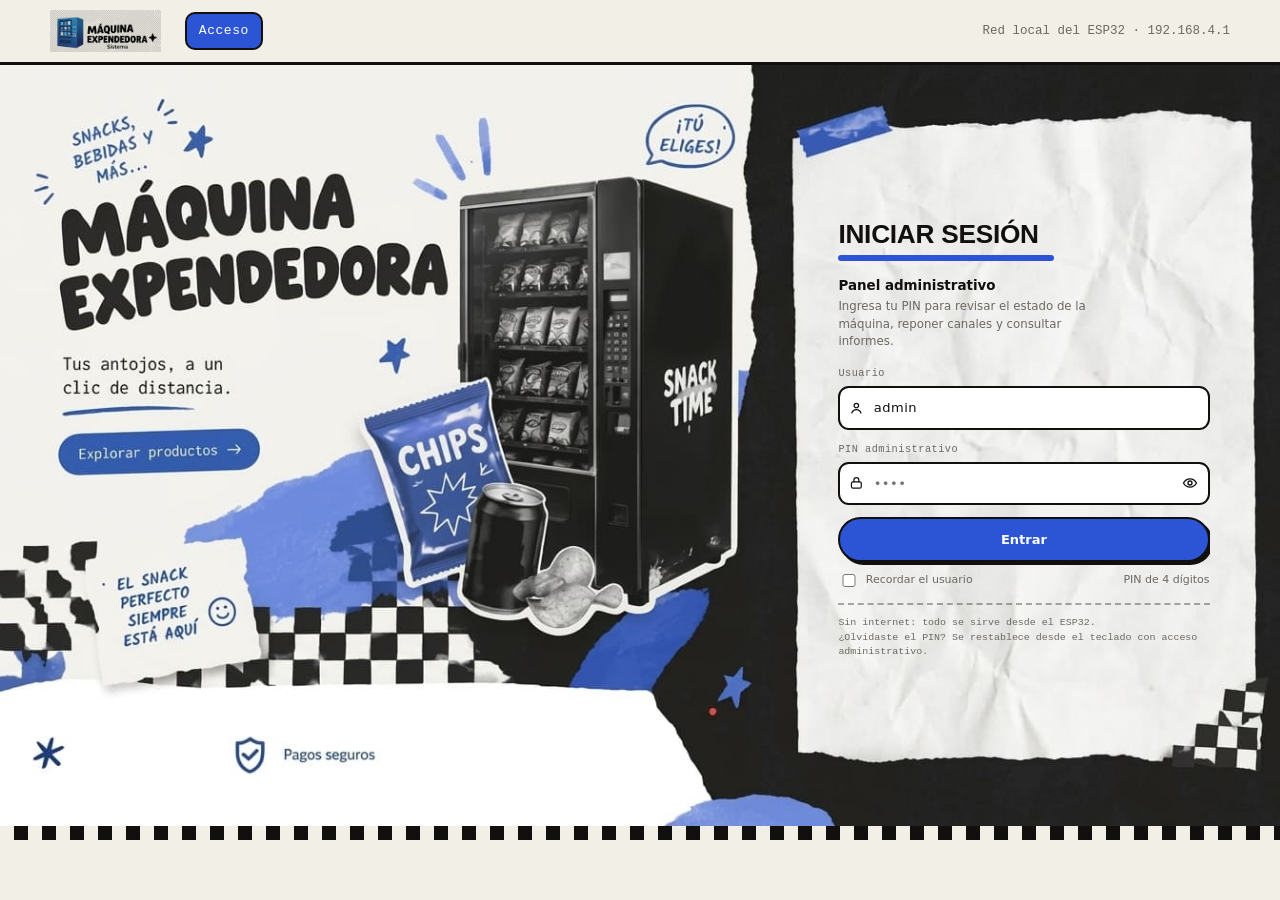
<file: data/www/index.html>
<!DOCTYPE html><html lang="es"><head><meta charset="UTF-8"><meta name="viewport" content="width=device-width,initial-scale=1"><title>Iniciar sesión · Máquina Expendedora SAID</title><link rel="stylesheet" href="assets/css/estilos.css"><link rel="stylesheet" href="assets/css/login.css"></head><body class="login"><header class="barra"><div class="contenedor barra__fila"><a class="barra__logo" href="index.html"><img src="assets/img/logo.jpeg" alt="Máquina Expendedora SAID"></a><nav class="barra__nav" aria-label="Secciones"><a href="index.html" aria-current="page">Acceso</a></nav><div class="barra__sesion" style="font-size:12.5px;color:#6c6862">Red local del ESP32 · 192.168.4.1</div></div></header><main class="escena"><section class="escena__hoja acceso" aria-labelledby="tituloAcceso"><h1 class="acceso__titulo" id="tituloAcceso">Iniciar sesión</h1><div class="acceso__raya"></div><p class="acceso__bienvenida">Panel administrativo</p><p class="acceso__texto">Ingresa tu PIN para revisar el estado de la máquina, reponer canales y consultar informes.</p><div data-aviso class="oculto"></div><form id="formAcceso" novalidate><div class="campo"><label for="usuario">Usuario</label> <span class="caja-campo"><svg class="icono" width="18" height="18" viewBox="0 0 24 24" fill="none" stroke="currentColor" stroke-width="2" stroke-linecap="round" aria-hidden="true"><circle cx="12" cy="8" r="3.6"/><path d="M4.5 20c1.4-3.6 4.1-5.4 7.5-5.4S18.1 16.4 19.5 20"/></svg> <input id="usuario" name="usuario" value="admin" autocomplete="username" spellcheck="false"></span></div><div class="campo"><label for="pin">PIN administrativo</label> <span class="caja-campo"><svg class="icono" width="18" height="18" viewBox="0 0 24 24" fill="none" stroke="currentColor" stroke-width="2" stroke-linecap="round" aria-hidden="true"><rect x="4" y="10" width="16" height="10.5" rx="2.5"/><path d="M8 10V7.2a4 4 0 0 1 8 0V10"/></svg> <input id="pin" name="pin" type="password" inputmode="numeric" placeholder="&#8226;&#8226;&#8226;&#8226;" autocomplete="current-password" maxlength="12" required> <button class="ojo" type="button" id="verPin" aria-label="Mostrar u ocultar el PIN"><svg width="20" height="20" viewBox="0 0 24 24" fill="none" stroke="currentColor" stroke-width="2" stroke-linecap="round"><path d="M2.2 12S5.8 5.8 12 5.8 21.8 12 21.8 12 18.2 18.2 12 18.2 2.2 12 2.2 12Z"/><circle cx="12" cy="12" r="3"/></svg></button></span></div><button class="btn btn--bloque" type="submit" id="btnEntrar">Entrar</button><div class="acceso__fila"><label for="recordar"><input type="checkbox" id="recordar"> Recordar el usuario</label> <span style="color:#6c6862">PIN de 4 dígitos</span></div></form><p class="acceso__ayuda">Sin internet: todo se sirve desde el ESP32.<br>¿Olvidaste el PIN? Se restablece desde el teclado con acceso administrativo.</p></section></main><div class="cuadros" aria-hidden="true"></div></script><script src="assets/js/api.js"></script><script src="assets/js/ui.js"></script><script src="assets/js/login.js"></script></body></html>
</file>
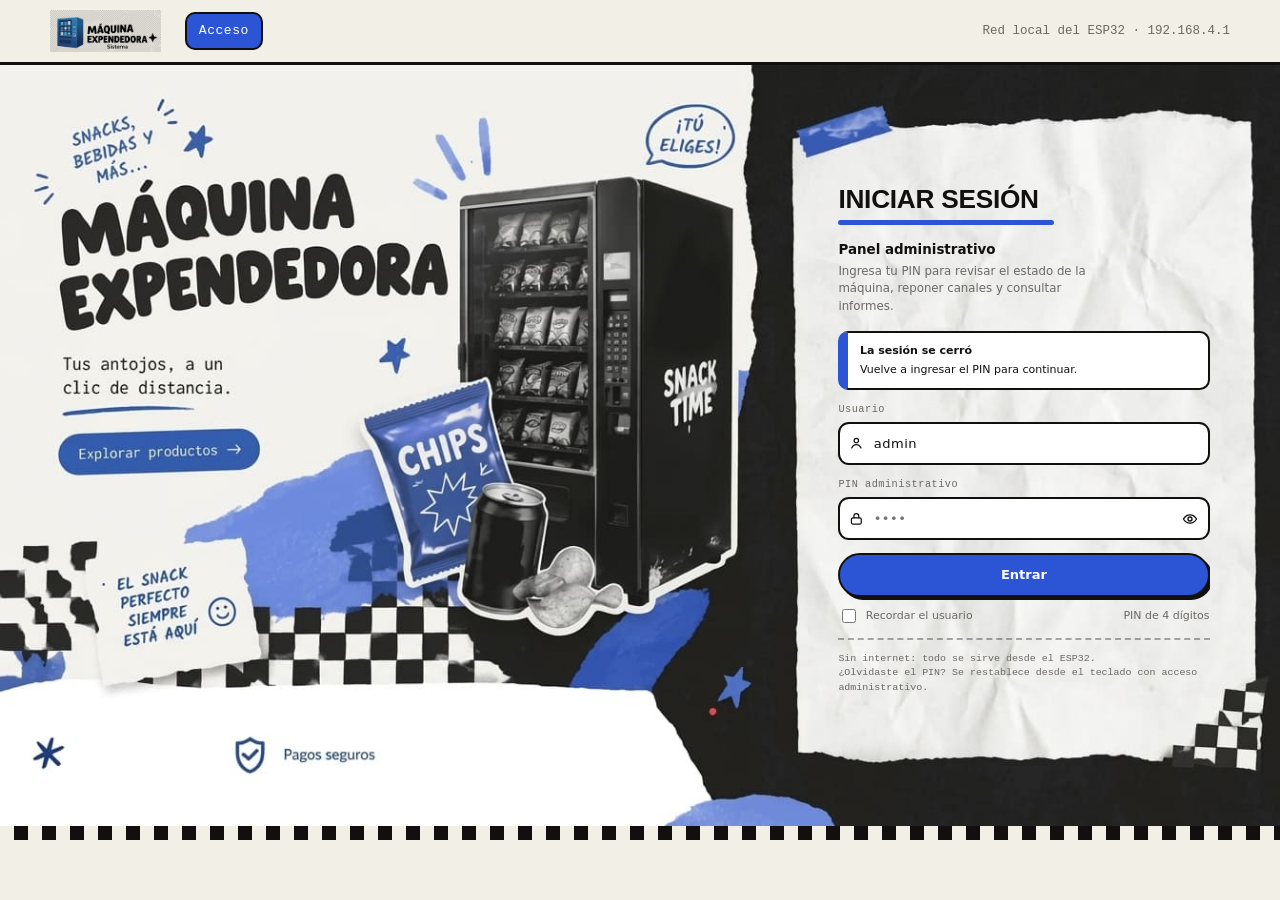
<file: data/www/inventario.html>
<!DOCTYPE html><html lang="es"><head><meta charset="UTF-8"><meta name="viewport" content="width=device-width,initial-scale=1"><title>Inventario · Máquina Expendedora SAID</title><link rel="stylesheet" href="assets/css/estilos.css"></head><body><header class="barra"><div class="contenedor barra__fila"><a class="barra__logo" href="dashboard.html"><img src="assets/img/logo.jpeg" alt="Máquina Expendedora SAID"></a><nav class="barra__nav" aria-label="Secciones"><a href="dashboard.html">Estado</a> <a href="inventario.html">Inventario</a> <a href="tarjetas.html">Tarjetas</a> <a href="reportes.html">Informes</a></nav><div class="barra__sesion" data-sesion></div></div></header><main class="contenedor"><section class="cabecera"><h1>Inventario de los 4 canales</h1><p>Producto, precio y unidades que quedan físicamente en cada canal. La reposición pide el <strong>total final</strong>: cuántas unidades quedan dentro, no cuántas agregaste.</p><div class="subrayado"></div></section><section class="seccion"><div data-aviso class="oculto"></div><div id="avisoModo"></div><div class="rejilla rejilla--4" id="canales"><article class="hoja"><p class="estado__rotulo">Cargando canales…</p></article><article class="hoja"><p class="estado__rotulo">Cargando canales…</p></article><article class="hoja"><p class="estado__rotulo">Cargando canales…</p></article><article class="hoja"><p class="estado__rotulo">Cargando canales…</p></article></div><article class="hoja" style="margin-top:22px"><h2>Agregar producto al catálogo</h2><p class="hoja__nota">El catálogo alimenta el cambio de producto de cada canal. Los precios se capturan en pesos y se envían en centavos.</p><form id="formProducto" class="filtros" novalidate><div class="campo"><label for="nombreProd">Nombre del producto</label> <input id="nombreProd" maxlength="40" placeholder="Gansito" required></div><div class="campo"><label for="costoProd">Precio en pesos</label> <input id="costoProd" type="number" min="1" step="0.5" placeholder="16.00" required></div><button class="btn" type="submit">Agregar al catálogo</button></form></article><div class="acciones"><button class="btn btn--claro btn--chico" id="btnRecargar" type="button">Actualizar inventario</button></div></section></main><footer class="pie"><div class="contenedor">La web no escribe en SQLite: envía la reposición al ESP32 y muestra lo que él confirma.</div></footer><div class="cuadros" aria-hidden="true"></script><script src="assets/js/api.js"></script><script src="assets/js/ui.js"></script><script src="assets/js/inventario.js"></script></body></html>
</file>
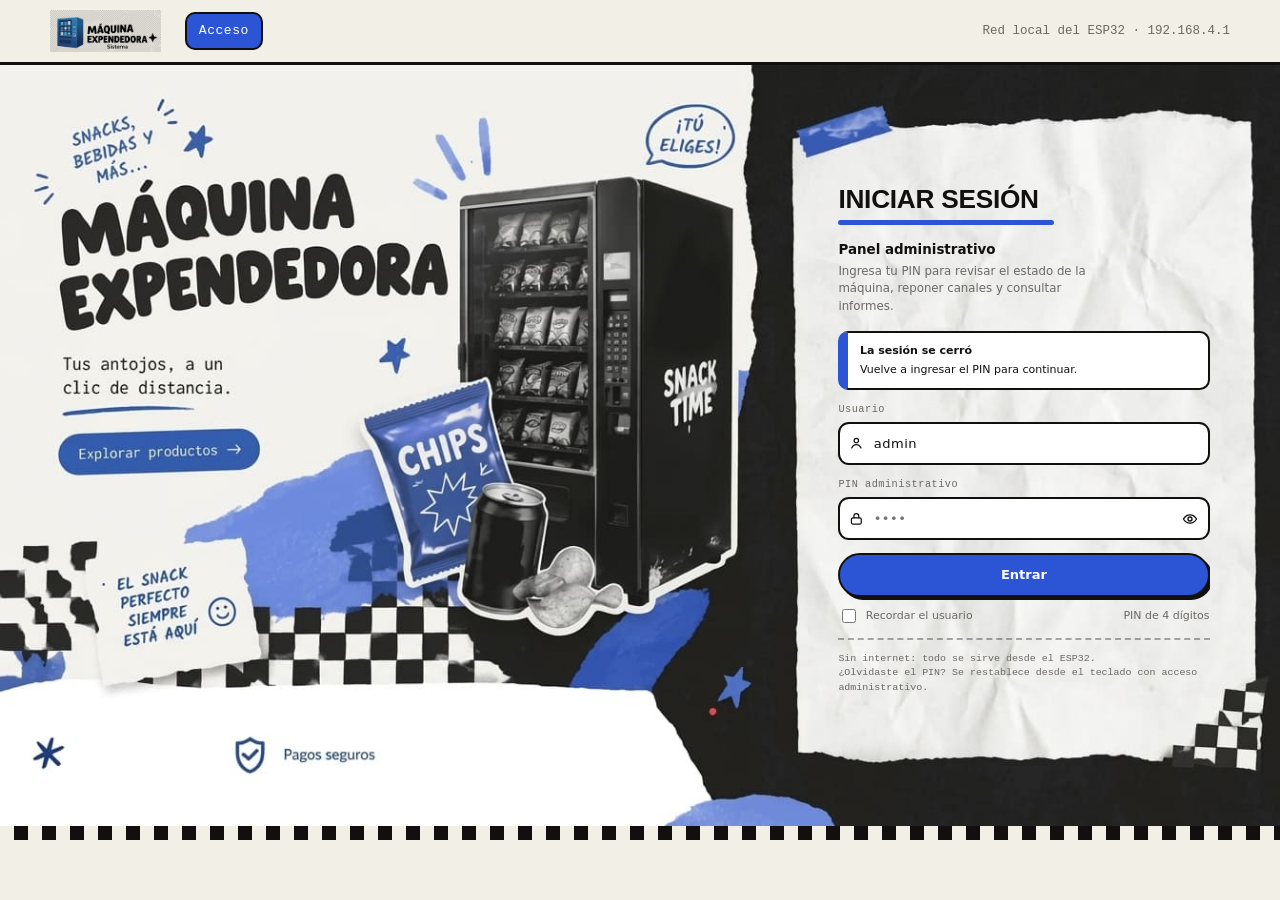
<file: data/www/reportes.html>
<!DOCTYPE html><html lang="es"><head><meta charset="UTF-8"><meta name="viewport" content="width=device-width,initial-scale=1"><title>Informes · Máquina Expendedora SAID</title><link rel="stylesheet" href="assets/css/estilos.css"></head><body><header class="barra"><div class="contenedor barra__fila"><a class="barra__logo" href="dashboard.html"><img src="assets/img/logo.jpeg" alt="Máquina Expendedora SAID"></a><nav class="barra__nav" aria-label="Secciones"><a href="dashboard.html">Estado</a> <a href="inventario.html">Inventario</a> <a href="tarjetas.html">Tarjetas</a> <a href="reportes.html">Informes</a></nav><div class="barra__sesion" data-sesion></div></div></header><main class="contenedor"><section class="cabecera"><h1>Historial de movimientos</h1><p>Una sola tabla con lo que el ESP32 registró: ventas, recargas, reposiciones y fallas, cada una con su etiqueta. Los registros guardados sin reloj válido se muestran aparte, no como si fueran de hoy.</p><div class="subrayado"></div></section><section class="seccion"><div data-aviso class="oculto"></div><article class="hoja"><div class="filtros"><div class="campo"><label for="filtroTipo">Tipo de movimiento</label> <select id="filtroTipo"><option value="">Todos</option><option value="SALE">Ventas</option><option value="RECHARGE">Recargas</option><option value="RESTOCK">Reposiciones</option><option value="FAIL">Fallas</option></select></div><div class="campo"><label for="filtroLimite">Filas por página</label> <select id="filtroLimite"><option value="10">10</option><option value="20">20</option><option value="50">50</option></select></div><button class="btn btn--claro" id="btnActualizarTabla" type="button">Actualizar</button></div><div class="tabla-caja"><table class="tabla"><thead><tr><th>ID</th><th>Tipo</th><th>Canal / Producto</th><th>Tarjeta</th><th class="num">Importe</th><th>Resultado</th><th>Fecha y hora</th></tr></thead><tbody id="cuerpoReportes"><tr><td colspan="7" class="vacio">Cargando movimientos…</td></tr></tbody></table></div><nav class="paginacion" id="paginacion" aria-label="Páginas del historial"></nav></article></section></main><footer class="pie"><div class="contenedor">La paginación se pide al ESP32 (page y limit) para no cargar todo el historial en memoria.</div></footer><div class="cuadros" aria-hidden="true"></div></script><script src="assets/js/api.js"></script><script src="assets/js/ui.js"></script><script src="assets/js/reportes.js"></script></body></html>
</file>
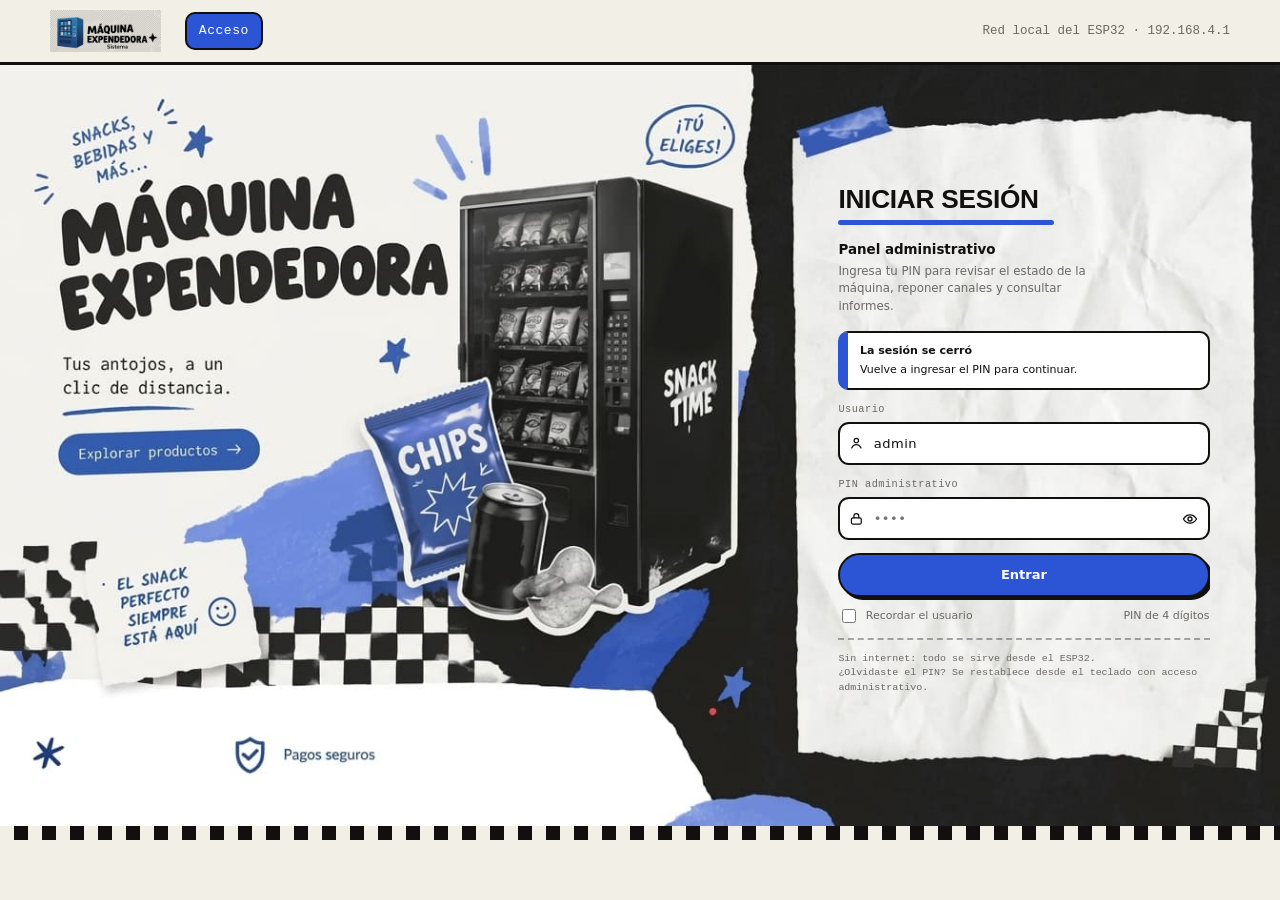
<file: data/www/tarjetas.html>
<!DOCTYPE html><html lang="es"><head><meta charset="UTF-8"><meta name="viewport" content="width=device-width,initial-scale=1"><title>Tarjetas RFID · Máquina Expendedora SAID</title><link rel="stylesheet" href="assets/css/estilos.css"></head><body><header class="barra"><div class="contenedor barra__fila"><a class="barra__logo" href="dashboard.html"><img src="assets/img/logo.jpeg" alt="Máquina Expendedora SAID"></a><nav class="barra__nav" aria-label="Secciones"><a href="dashboard.html">Estado</a> <a href="inventario.html">Inventario</a> <a href="tarjetas.html">Tarjetas</a> <a href="reportes.html">Informes</a></nav><div class="barra__sesion" data-sesion></div></div></header><main class="contenedor"><div class="banner"><img src="assets/img/banner.jpeg" alt="Tarjetas de demostración"></div><section class="cabecera"><h1>Tarjetas RFID de demostración</h1><p>Saldos simulados que vive en el ESP32. Una recarga nunca se registra ni se muestra como una venta.</p><div class="subrayado"></div><article class="hoja" style="margin-top:1rem"><h2>Registrar nueva tarjeta</h2><div class="campo"><label>UID (Ej. A1B2C3D4)</label> <input id="nuevoUid" placeholder="A1B2C3D4"></div><div class="campo"><label>Saldo Inicial ($)</label> <input type="number" id="nuevoSaldo" value="0"></div><button class="btn" id="btnAgregarTarjeta">Registrar Tarjeta</button></article></section><section class="seccion"><div data-aviso class="oculto"></div><article class="hoja"><h2>Tarjetas registradas</h2><p class="hoja__nota">El UID lo lee el ESP32. Desde aquí solo se consulta el saldo y se solicita una recarga simulada.</p><div class="tabla-caja"><table class="tabla"><thead><tr><th>UID</th><th>Etiqueta</th><th class="num">Saldo</th><th>Estado</th><th>Acción</th></tr></thead><tbody id="cuerpoTarjetas"><tr><td colspan="5" class="vacio">Cargando tarjetas…</td></tr></tbody></table></div><div class="acciones"><button class="btn btn--claro btn--chico" id="btnRecargarLista" type="button">Actualizar lista</button></div></article></section></main><footer class="pie"><div class="contenedor">Saldo y habilitación son de demostración: la tarjeta no consulta banco ni internet.</div></footer><div class="cuadros" aria-hidden="true"></div><script src="assets/js/api.js"></script><script src="assets/js/ui.js"></script><script src="assets/js/tarjetas.js"></script></body></html>
</file>
<file: data/www/assets/css/estilos.css>
:root{--tinta:#12100f;--papel:#f2efe7;--papel-hoja:#fcfbf7;--azul:#2b55d4;--azul-fuerte:#1d3fae;--azul-suave:#dfe6fb;--gris:#6c6862;--linea:#12100f;--ok:#1f7a4d;--alerta:#b3541e;--error:#b3231e;--radio:14px;--sombra:5px 5px 0 var(--tinta);--display:"Arial Black","Segoe UI Black",Impact,"Helvetica Neue",Arial,sans-serif;--texto:"Segoe UI",system-ui,-apple-system,Roboto,Arial,sans-serif;--mono:ui-monospace,"Consolas","Courier New",monospace}*{box-sizing:border-box}body,html{margin:0;padding:0}body{background:var(--papel);color:var(--tinta);font-family:var(--texto);font-size:16px;line-height:1.5;-webkit-font-smoothing:antialiased}img{max-width:100%;display:block}a{color:var(--azul-fuerte)}button{font-family:inherit}:focus-visible{outline:3px solid var(--azul);outline-offset:2px}.contenedor{width:min(1180px,94vw);margin:0 auto}.oculto{display:none!important}.solo-lectores{position:absolute;width:1px;height:1px;overflow:hidden;clip:rect(0 0 0 0);white-space:nowrap}.cuadros{height:14px;background-image:conic-gradient(var(--tinta) 25%,transparent 0 50%,var(--tinta) 0 75%,transparent 0);background-size:28px 28px;background-position:0 0}.barra{background:var(--papel);border-bottom:3px solid var(--tinta);position:sticky;top:0;z-index:20}.barra__fila{display:flex;align-items:center;gap:18px;padding:10px 0;flex-wrap:wrap}.barra__logo img{height:42px;width:auto;mix-blend-mode:multiply}.barra__nav{display:flex;gap:6px;flex-wrap:wrap;margin-left:6px}.barra__nav a{font-family:var(--mono);font-size:13px;letter-spacing:.04em;text-decoration:none;color:var(--tinta);padding:7px 12px;border:2px solid transparent;border-radius:10px}.barra__nav a:hover{border-color:var(--tinta);background:#fff}.barra__nav a[aria-current=page]{background:var(--azul);color:#fff;border-color:var(--tinta)}.barra__sesion{margin-left:auto;display:flex;align-items:center;gap:10px;font-family:var(--mono);font-size:13px}.punto-sesion{width:9px;height:9px;border-radius:50%;background:var(--ok);display:inline-block;margin-right:6px}.cabecera{padding:26px 0 6px}.cabecera h1{font-family:var(--display);font-size:clamp(28px,4vw,44px);letter-spacing:-.02em;line-height:1;margin:0 0 6px;text-transform:uppercase}.cabecera p{margin:0;max-width:62ch;color:var(--gris)}.subrayado{height:6px;width:120px;background:var(--azul);border-radius:6px;margin:10px 0 0}.banner{border:3px solid var(--tinta);border-radius:var(--radio);overflow:hidden;margin:18px 0 6px;box-shadow:var(--sombra)}.banner img{width:100%;height:auto}.hoja{background:var(--papel-hoja);border:3px solid var(--tinta);border-radius:var(--radio);box-shadow:var(--sombra);padding:20px;position:relative}.hoja h2{font-family:var(--display);text-transform:uppercase;font-size:19px;letter-spacing:-.01em;margin:0 0 4px}.hoja__nota{margin:0 0 16px;color:var(--gris);font-size:14px}.rejilla{display:grid;gap:18px}.rejilla--4{grid-template-columns:repeat(4,1fr)}.rejilla--3{grid-template-columns:repeat(3,1fr)}.rejilla--2{grid-template-columns:repeat(2,1fr)}.seccion{padding:18px 0 34px}.estado{display:flex;flex-direction:column;gap:6px}.estado__rotulo{font-family:var(--mono);font-size:12px;letter-spacing:.06em;color:var(--gris)}.estado__valor{font-family:var(--display);font-size:26px;text-transform:uppercase;line-height:1.05}.estado__pie{font-size:13px;color:var(--gris)}.estado--ok .estado__valor{color:var(--ok)}.estado--aviso .estado__valor{color:var(--alerta)}.estado--malo .estado__valor{color:var(--error)}.canal__cabeza{display:flex;align-items:baseline;gap:10px;justify-content:space-between}.canal__num{font-family:var(--display);font-size:15px;background:var(--azul);color:#fff;border:2px solid var(--tinta);border-radius:8px;padding:2px 9px}.canal__producto{font-family:var(--display);font-size:22px;margin:10px 0 2px;text-transform:uppercase}.canal__precio{font-family:var(--mono);font-size:18px}.barra-stock{height:12px;background:var(--azul-suave);border:2px solid var(--tinta);border-radius:8px;overflow:hidden;margin:12px 0 6px}.barra-stock span{display:block;height:100%;background:var(--azul)}.canal__stock{font-family:var(--mono);font-size:13px;color:var(--gris)}.btn{display:inline-flex;align-items:center;justify-content:center;gap:8px;background:var(--azul);color:#fff;border:2px solid var(--tinta);border-radius:999px;padding:11px 20px;font-size:15px;font-weight:600;cursor:pointer;box-shadow:3px 3px 0 var(--tinta);transition:transform .08s,box-shadow .08s}.btn:hover{background:var(--azul-fuerte)}.btn:active{transform:translate(3px,3px);box-shadow:0 0 0 var(--tinta)}.btn[disabled]{opacity:.45;cursor:not-allowed;box-shadow:none}.btn--claro{background:#fff;color:var(--tinta)}.btn--claro:hover{background:var(--azul-suave)}.btn--peligro{background:var(--error)}.btn--bloque{width:100%}.btn--chico{padding:7px 14px;font-size:13px;box-shadow:2px 2px 0 var(--tinta)}.acciones{display:flex;gap:12px;flex-wrap:wrap;margin-top:14px}.campo{margin-bottom:14px}.campo label{display:block;font-family:var(--mono);font-size:12px;letter-spacing:.05em;margin-bottom:6px;color:var(--gris)}.campo input,.campo select{width:100%;border:2px solid var(--tinta);border-radius:12px;background:#fff;padding:12px 14px;font-size:16px;font-family:var(--texto);color:var(--tinta)}.campo input:focus,.campo select:focus{outline:3px solid var(--azul);outline-offset:1px}.campo .ayuda{font-size:12.5px;color:var(--gris);margin-top:6px}.campo--error input{border-color:var(--error)}.aviso{border:2px solid var(--tinta);border-left-width:10px;border-radius:12px;background:#fff;padding:12px 14px;margin:0 0 16px;font-size:14.5px}.aviso__titulo{font-weight:700;margin:0 0 2px}.aviso__meta{font-family:var(--mono);font-size:12px;color:var(--gris);margin-top:6px}.aviso--error{border-left-color:var(--error)}.aviso--ok{border-left-color:var(--ok)}.aviso--info{border-left-color:var(--azul)}.aviso--ocupado{border-left-color:var(--alerta)}.etq{display:inline-block;font-family:var(--mono);font-size:11.5px;letter-spacing:.05em;border:2px solid var(--tinta);border-radius:999px;padding:2px 10px;background:#fff;white-space:nowrap}.etq--venta{background:var(--azul);color:#fff}.etq--recarga{background:var(--azul-suave)}.etq--reposicion{background:#fff}.etq--falla{background:#f6d7cf}.etq--sinfecha{background:#f4e6c3}.etq--activa{background:#d7efdf}.etq--inactiva{background:#eceae4;color:var(--gris)}.tabla-caja{overflow-x:auto;border:2px solid var(--tinta);border-radius:12px;background:#fff}table.tabla{width:100%;border-collapse:collapse;min-width:620px}.tabla th{text-align:left;font-family:var(--mono);font-size:12px;letter-spacing:.06em;background:var(--papel);border-bottom:2px solid var(--tinta);padding:11px 14px;color:var(--gris)}.tabla td{padding:11px 14px;border-bottom:1px solid #e3e0d8;font-size:14.5px;vertical-align:middle}.tabla tbody tr:last-child td{border-bottom:none}.tabla .num{font-family:var(--mono);text-align:right;white-space:nowrap}.vacio{padding:34px 16px;text-align:center;color:var(--gris)}.paginacion{display:flex;gap:8px;flex-wrap:wrap;align-items:center;margin-top:16px}.paginacion button{min-width:40px;height:40px;border:2px solid var(--tinta);border-radius:10px;background:#fff;font-family:var(--mono);font-size:14px;cursor:pointer}.paginacion button:hover{background:var(--azul-suave)}.paginacion button[aria-current=true]{background:var(--azul);color:#fff}.paginacion button[disabled]{opacity:.4;cursor:not-allowed}.paginacion__info{margin-left:auto;font-family:var(--mono);font-size:13px;color:var(--gris)}.filtros{display:flex;gap:12px;flex-wrap:wrap;align-items:flex-end;margin-bottom:16px}.filtros .campo{margin-bottom:0;min-width:180px}.modal{position:fixed;inset:0;background:rgba(18,16,15,.55);display:flex;align-items:center;justify-content:center;padding:18px;z-index:40}.modal__caja{background:var(--papel-hoja);border:3px solid var(--tinta);border-radius:var(--radio);box-shadow:8px 8px 0 var(--tinta);width:min(480px,100%);max-height:92vh;overflow:auto;padding:22px}.modal__caja h3{font-family:var(--display);text-transform:uppercase;font-size:20px;margin:0 0 4px}.modal__nota{color:var(--gris);font-size:14px;margin:0 0 16px}.resumen{background:var(--papel);border:2px dashed var(--tinta);border-radius:12px;padding:12px 14px;font-family:var(--mono);font-size:13px;margin:4px 0 14px}.resumen div{display:flex;justify-content:space-between;gap:12px;padding:2px 0}.pie{border-top:3px solid var(--tinta);margin-top:30px;padding:16px 0 30px;font-family:var(--mono);font-size:12.5px;color:var(--gris)}@media (max-width:1000px){.rejilla--3,.rejilla--4{grid-template-columns:repeat(2,1fr)}}@media (max-width:640px){.rejilla--2,.rejilla--3,.rejilla--4{grid-template-columns:1fr}.barra__sesion{margin-left:0;width:100%;order:3}.cabecera h1{font-size:30px}}@media (prefers-reduced-motion:reduce){*{transition:none!important;animation:none!important}}
</file>
<file: data/www/assets/css/login.css>
body.login{background:var(--papel)}.escena{position:relative;width:100%;max-width:1440px;margin:0 auto;height:0;padding-bottom:59.45%;background-image:url("../img/background_login.jpeg");background-size:100% 100%;background-repeat:no-repeat;background-position:center}.escena__hoja{position:absolute;left:65.5%;width:29%;top:13.5%;bottom:13.5%;display:flex;flex-direction:column;justify-content:center;overflow:auto}.acceso__titulo{font-family:var(--display);text-transform:uppercase;font-size:30px;font-size:clamp(17px,2.05vw,30px);letter-spacing:-.01em;margin:0;line-height:1}.acceso__raya{height:6px;height:clamp(3px,.42vw,6px);width:58%;background:var(--azul);border-radius:6px;margin:9px 0 18px;margin:clamp(5px,.6vw,9px) 0 clamp(10px,1.2vw,18px)}.acceso__bienvenida{font-size:16px;font-size:clamp(11px,1.05vw,16px);font-weight:700;margin:0 0 2px}.acceso__texto{font-size:14px;font-size:clamp(10px,.92vw,14px);color:var(--gris);margin:0 0 18px;margin:0 0 clamp(10px,1.2vw,18px);max-width:34ch}.acceso .campo{margin-bottom:clamp(8px,.95vw,14px)}.acceso .campo label{font-size:clamp(9px,.8vw,12px);margin-bottom:clamp(3px,.35vw,6px)}.acceso .campo input{padding:14px 44px 14px 40px;padding:clamp(8px,.95vw,14px) clamp(34px,2.9vw,44px) clamp(8px,.95vw,14px) clamp(30px,2.6vw,40px);font-size:16px;font-size:clamp(11px,1.02vw,16px);border-radius:12px;border-radius:clamp(8px,.85vw,12px);letter-spacing:.04em}.acceso .btn{padding:14px 22px;padding:clamp(8px,1vw,14px) clamp(14px,1.4vw,22px);font-size:16px;font-size:clamp(11px,1.02vw,16px)}.caja-campo{position:relative;display:block}.caja-campo .icono{position:absolute;left:13px;left:clamp(9px,.85vw,13px);top:50%;transform:translateY(-50%);width:18px;width:clamp(13px,1.15vw,18px);height:auto;pointer-events:none;color:var(--tinta)}.ojo{position:absolute;right:10px;right:clamp(6px,.6vw,10px);top:50%;transform:translateY(-50%);background:0 0;border:none;cursor:pointer;padding:4px;color:var(--tinta);line-height:0}.ojo svg{width:clamp(14px,1.25vw,20px);height:auto;display:block}.acceso__fila{display:flex;align-items:center;justify-content:space-between;gap:10px;font-size:13px;font-size:clamp(9px,.86vw,13px);margin-top:11px;margin-top:clamp(6px,.7vw,11px)}.acceso__fila label{display:flex;align-items:center;gap:7px;color:var(--gris)}.acceso__fila input[type=checkbox]{width:16px;height:16px;width:clamp(12px,1.05vw,16px);height:clamp(12px,1.05vw,16px);accent-color:var(--azul)}.acceso__ayuda{margin-top:16px;margin-top:clamp(9px,1vw,16px);padding-top:14px;padding-top:clamp(8px,.9vw,14px);border-top:2px dashed rgba(18,16,15,.35);font-family:var(--mono);font-size:12px;font-size:clamp(8.5px,.78vw,12px);color:var(--gris);line-height:1.45}.acceso .aviso{padding:12px 14px;padding:clamp(7px,.8vw,12px) clamp(9px,.9vw,14px);font-size:14px;font-size:clamp(9.5px,.86vw,14px);margin-bottom:14px;margin-bottom:clamp(8px,.9vw,14px);border-radius:12px;border-radius:clamp(8px,.8vw,12px)}.acceso .aviso__meta{font-size:clamp(8px,.72vw,11px)}@media (max-width:860px){.escena{height:auto;background-size:cover;background-position:18% center;padding:16px;min-height:auto}.escena::before{content:"";display:block;height:38vw;max-height:230px}.escena__hoja{position:static;width:100%;background:var(--papel-hoja);border:3px solid var(--tinta);border-radius:var(--radio);box-shadow:var(--sombra);padding:22px;overflow:visible}.acceso__titulo{font-size:26px}.acceso__bienvenida,.acceso__texto{font-size:14px}.acceso .campo label{font-size:12px}.acceso .campo input{font-size:16px;padding:12px 44px 12px 40px}.acceso .caja-campo .icono{width:18px;left:13px}.acceso .btn{font-size:16px;padding:13px 20px}.acceso__fila{font-size:13px}.acceso__ayuda{font-size:12px}}
</file>
